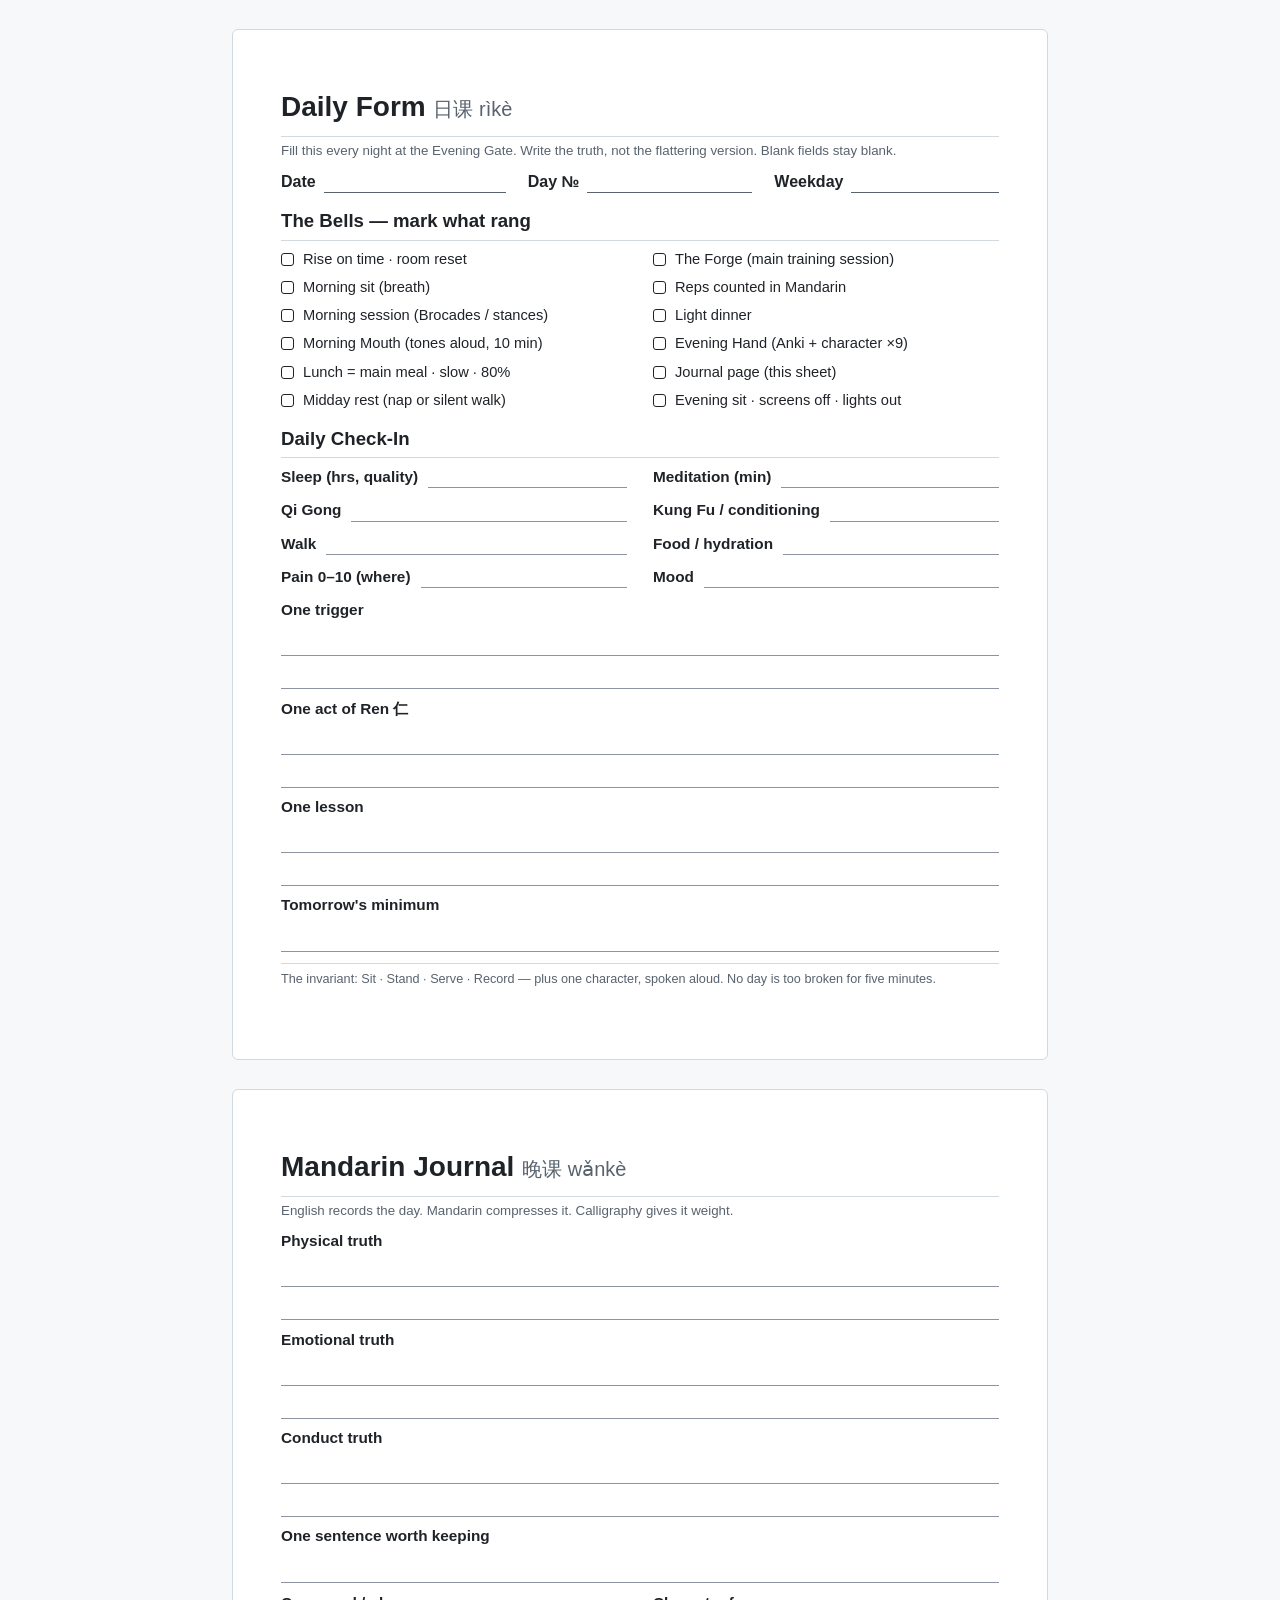
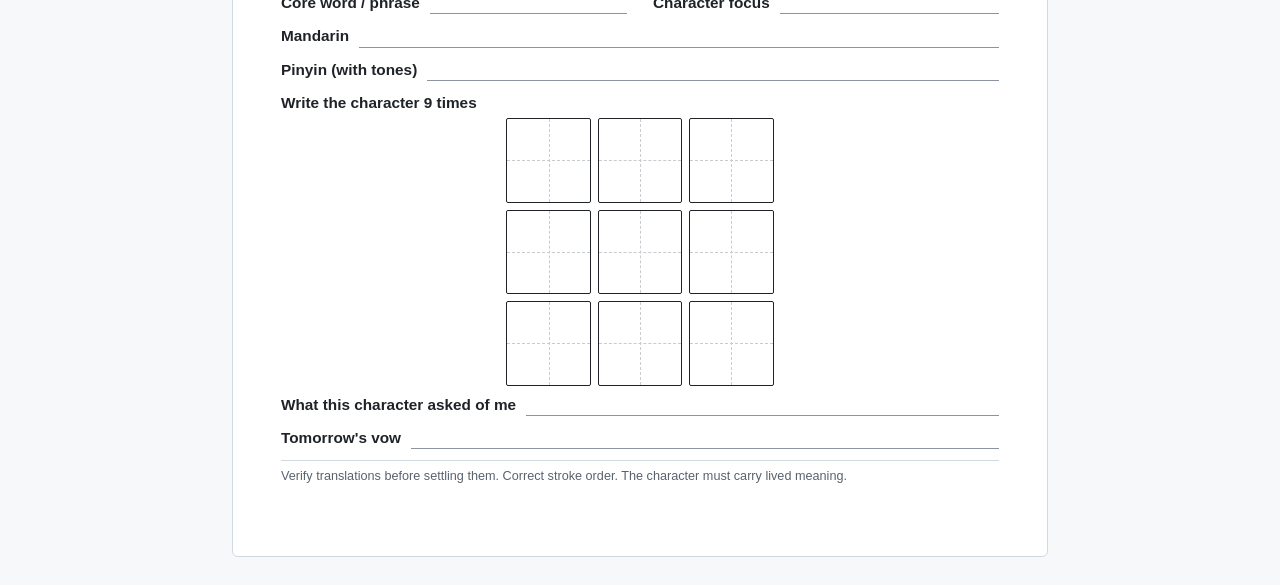
<file: Forms/print/daily_form.html>
<!DOCTYPE html>
<html lang="en">
<head>
<meta charset="UTF-8">
<title>Daily Form — 日课</title>
<style>
  @page { size: letter; margin: 0.5in; }
  * { box-sizing: border-box; }
  html, body { margin: 0; padding: 0; }
  body {
    font-family: -apple-system, BlinkMacSystemFont, "Segoe UI", "Noto Sans",
                 Helvetica, Arial, sans-serif, "Apple Color Emoji", "Segoe UI Emoji";
    color: #1f2328;
    background: #fff;
    font-size: 12pt;
    line-height: 1.45;
  }
  .page {
    max-width: 7.5in;
    margin: 0 auto;
    padding: 0.35in 0.25in;
  }
  @media print {
    .page { padding: 0; }
    .page + .page { page-break-before: always; }
  }
  @media screen {
    body { background: #f6f8fa; }
    .page {
      background: #fff;
      max-width: 8.5in;
      padding: 0.6in 0.5in;
      margin: 0.3in auto;
      border: 1px solid #d1d9e0;
      border-radius: 6px;
    }
  }
  h1 {
    font-size: 21pt; font-weight: 600; margin: 0 0 4px 0;
    padding-bottom: 8px; border-bottom: 1px solid #d1d9e0;
  }
  h1 .zh { font-weight: 400; color: #59636e; font-size: 15pt; }
  h2 {
    font-size: 14pt; font-weight: 600; margin: 14px 0 8px 0;
    padding-bottom: 5px; border-bottom: 1px solid #d1d9e0;
  }
  .subtitle { color: #59636e; font-size: 10pt; margin: 4px 0 10px 0; }

  /* header meta row: date / day / weekday */
  .meta { display: flex; gap: 22px; margin: 10px 0 2px 0; font-size: 12pt; }
  .meta .m { display: flex; align-items: flex-end; flex: 1; }
  .meta .m b { font-weight: 600; margin-right: 8px; white-space: nowrap; }
  .meta .m .blank { flex: 1; border-bottom: 1.2px solid #59636e; min-height: 1.35em; }

  /* single ruled field */
  .field { display: flex; align-items: flex-end; margin: 0 0 11px 0; }
  .field b { font-weight: 600; margin-right: 10px; white-space: nowrap; font-size: 11.5pt; }
  .field .blank { flex: 1; border-bottom: 1px solid #8c959f; min-height: 1.35em; }

  /* multi-line ruled area */
  .area { margin: 0 0 8px 0; }
  .area b { font-weight: 600; font-size: 11.5pt; display: block; margin-bottom: 2px; }
  .lines {
    height: 0.69in;
    background: repeating-linear-gradient(
      to bottom, transparent, transparent 0.335in, #8c959f 0.335in, #8c959f calc(0.335in + 1px)
    );
  }
  .lines.one { height: 0.36in; }

  /* bells checklist — two columns */
  .bells { display: grid; grid-template-columns: 1fr 1fr; column-gap: 26px; row-gap: 7px; }
  .bell { display: flex; align-items: center; font-size: 11pt; }
  .cb {
    display: inline-block; width: 13px; height: 13px; border: 1.4px solid #1f2328;
    border-radius: 3px; margin-right: 9px; flex: none;
  }

  /* character practice grid (tian-zi-ge style) */
  .grid {
    display: grid; grid-template-columns: repeat(3, 0.88in); gap: 7px;
    justify-content: center; margin: 4px 0 8px 0;
  }
  .cell {
    position: relative; border: 1.4px solid #1f2328; border-radius: 2px;
    width: 0.88in; height: 0.88in;
  }
  .cell::before, .cell::after { content: ""; position: absolute; }
  .cell::before { left: 0; right: 0; top: 50%; border-top: 1px dashed #c8ccd1; }
  .cell::after { top: 0; bottom: 0; left: 50%; border-left: 1px dashed #c8ccd1; }

  .foot { color: #59636e; font-size: 9.5pt; margin-top: 10px; border-top: 1px solid #d1d9e0; padding-top: 6px; }
  .twocol { display: grid; grid-template-columns: 1fr 1fr; column-gap: 26px; }
</style>
</head>
<body>

<!-- ============================== PAGE 1 ============================== -->
<div class="page">
  <h1>Daily Form <span class="zh">日课 rìkè</span></h1>
  <p class="subtitle">Fill this every night at the Evening Gate. Write the truth, not the flattering version. Blank fields stay blank.</p>

  <div class="meta">
    <div class="m"><b>Date</b><span class="blank"></span></div>
    <div class="m"><b>Day №</b><span class="blank"></span></div>
    <div class="m"><b>Weekday</b><span class="blank"></span></div>
  </div>

  <h2>The Bells — mark what rang</h2>
  <div class="bells">
    <div class="bell"><span class="cb"></span>Rise on time · room reset</div>
    <div class="bell"><span class="cb"></span>The Forge (main training session)</div>
    <div class="bell"><span class="cb"></span>Morning sit (breath)</div>
    <div class="bell"><span class="cb"></span>Reps counted in Mandarin</div>
    <div class="bell"><span class="cb"></span>Morning session (Brocades / stances)</div>
    <div class="bell"><span class="cb"></span>Light dinner</div>
    <div class="bell"><span class="cb"></span>Morning Mouth (tones aloud, 10 min)</div>
    <div class="bell"><span class="cb"></span>Evening Hand (Anki + character ×9)</div>
    <div class="bell"><span class="cb"></span>Lunch = main meal · slow · 80%</div>
    <div class="bell"><span class="cb"></span>Journal page (this sheet)</div>
    <div class="bell"><span class="cb"></span>Midday rest (nap or silent walk)</div>
    <div class="bell"><span class="cb"></span>Evening sit · screens off · lights out</div>
  </div>

  <h2>Daily Check-In</h2>
  <div class="twocol">
    <div class="field"><b>Sleep (hrs, quality)</b><span class="blank"></span></div>
    <div class="field"><b>Meditation (min)</b><span class="blank"></span></div>
    <div class="field"><b>Qi Gong</b><span class="blank"></span></div>
    <div class="field"><b>Kung Fu / conditioning</b><span class="blank"></span></div>
    <div class="field"><b>Walk</b><span class="blank"></span></div>
    <div class="field"><b>Food / hydration</b><span class="blank"></span></div>
    <div class="field"><b>Pain 0–10 (where)</b><span class="blank"></span></div>
    <div class="field"><b>Mood</b><span class="blank"></span></div>
  </div>

  <div class="area"><b>One trigger</b><div class="lines"></div></div>
  <div class="area"><b>One act of Ren 仁</b><div class="lines"></div></div>
  <div class="area"><b>One lesson</b><div class="lines"></div></div>
  <div class="area"><b>Tomorrow's minimum</b><div class="lines one"></div></div>

  <p class="foot">The invariant: Sit · Stand · Serve · Record — plus one character, spoken aloud. No day is too broken for five minutes.</p>
</div>

<!-- ============================== PAGE 2 ============================== -->
<div class="page">
  <h1>Mandarin Journal <span class="zh">晚课 wǎnkè</span></h1>
  <p class="subtitle">English records the day. Mandarin compresses it. Calligraphy gives it weight.</p>

  <div class="area"><b>Physical truth</b><div class="lines"></div></div>
  <div class="area"><b>Emotional truth</b><div class="lines"></div></div>
  <div class="area"><b>Conduct truth</b><div class="lines"></div></div>

  <div class="area"><b>One sentence worth keeping</b><div class="lines one"></div></div>

  <div class="twocol">
    <div class="field"><b>Core word / phrase</b><span class="blank"></span></div>
    <div class="field"><b>Character focus</b><span class="blank"></span></div>
  </div>
  <div class="field"><b>Mandarin</b><span class="blank"></span></div>
  <div class="field"><b>Pinyin (with tones)</b><span class="blank"></span></div>

  <div class="area" style="margin-bottom:2px"><b>Write the character 9 times</b></div>
  <div class="grid">
    <div class="cell"></div><div class="cell"></div><div class="cell"></div>
    <div class="cell"></div><div class="cell"></div><div class="cell"></div>
    <div class="cell"></div><div class="cell"></div><div class="cell"></div>
  </div>

  <div class="field"><b>What this character asked of me</b><span class="blank"></span></div>
  <div class="field"><b>Tomorrow's vow</b><span class="blank"></span></div>

  <p class="foot">Verify translations before settling them. Correct stroke order. The character must carry lived meaning.</p>
</div>

</body>
</html>
</file>
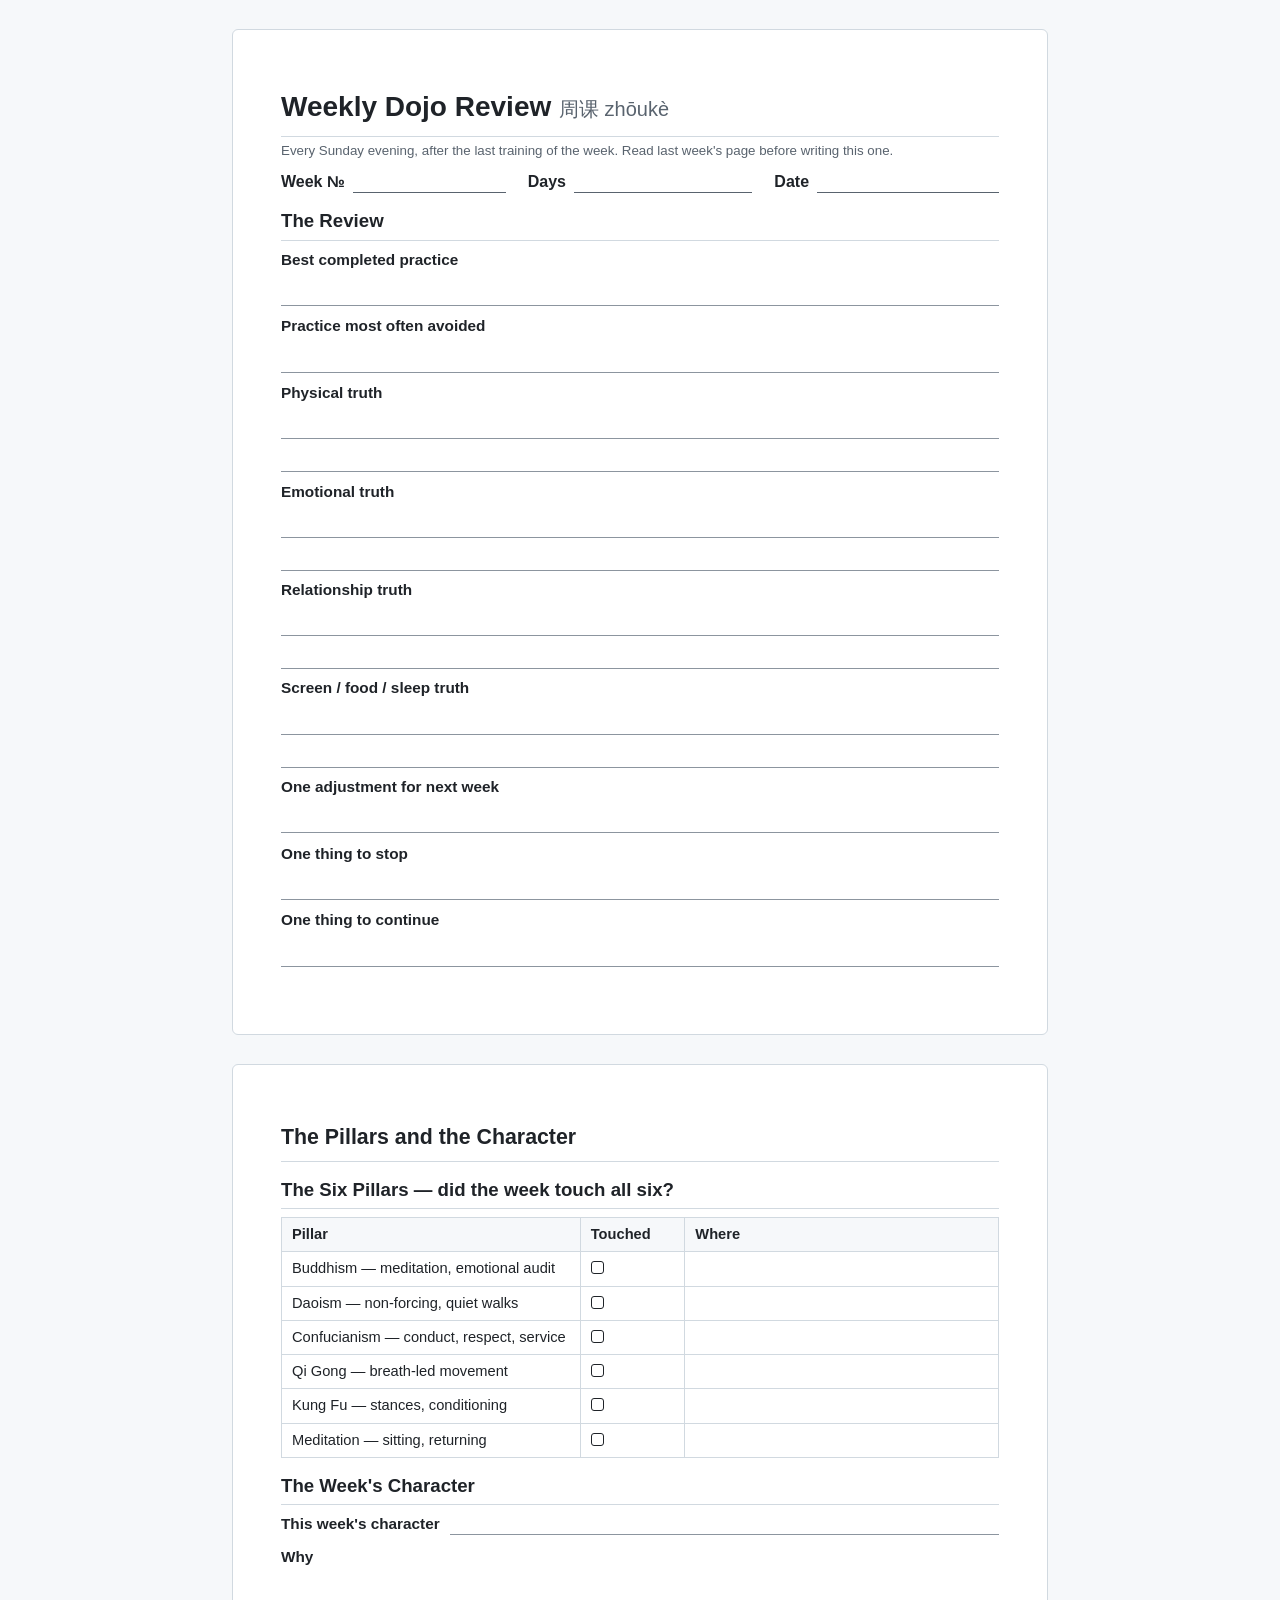
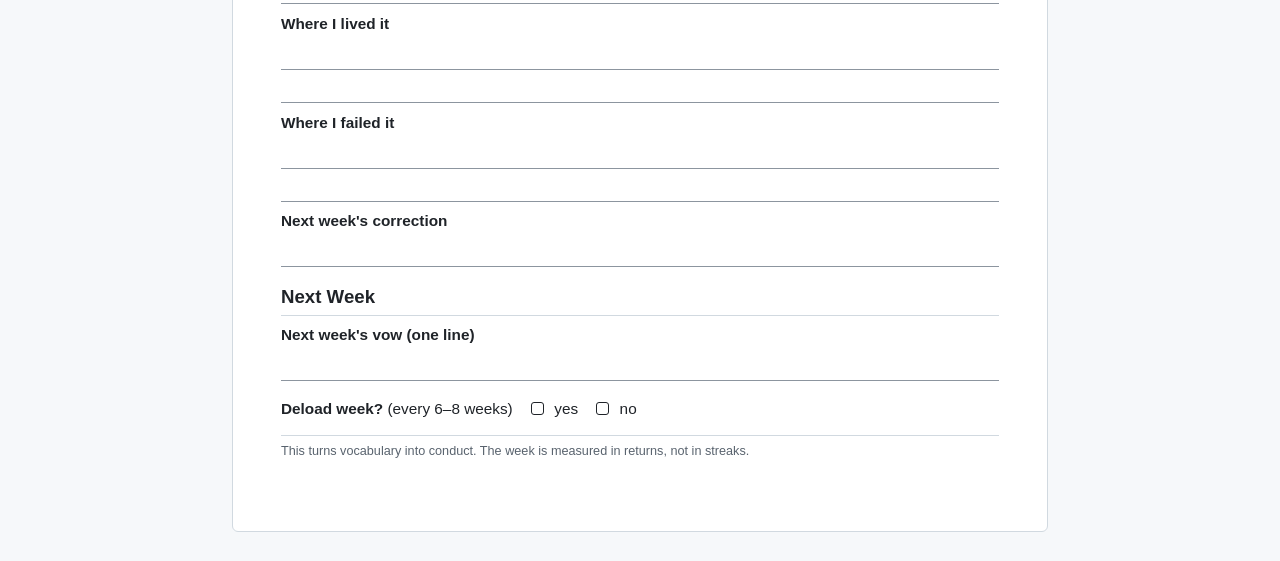
<file: Forms/print/weekly_review.html>
<!DOCTYPE html>
<html lang="en">
<head>
<meta charset="UTF-8">
<title>Weekly Dojo Review — 周课</title>
<style>
  @page { size: letter; margin: 0.5in; }
  * { box-sizing: border-box; }
  html, body { margin: 0; padding: 0; }
  body {
    font-family: -apple-system, BlinkMacSystemFont, "Segoe UI", "Noto Sans",
                 Helvetica, Arial, sans-serif, "Apple Color Emoji", "Segoe UI Emoji";
    color: #1f2328;
    background: #fff;
    font-size: 12pt;
    line-height: 1.45;
  }
  .page { max-width: 7.5in; margin: 0 auto; padding: 0.35in 0.25in; }
  @media print {
    .page { padding: 0; }
    .page + .page { page-break-before: always; }
  }
  @media screen {
    body { background: #f6f8fa; }
    .page {
      background: #fff; max-width: 8.5in; padding: 0.6in 0.5in;
      margin: 0.3in auto; border: 1px solid #d1d9e0; border-radius: 6px;
    }
  }
  h1 {
    font-size: 21pt; font-weight: 600; margin: 0 0 4px 0;
    padding-bottom: 8px; border-bottom: 1px solid #d1d9e0;
  }
  h1 .zh { font-weight: 400; color: #59636e; font-size: 15pt; }
  h2 {
    font-size: 14pt; font-weight: 600; margin: 14px 0 8px 0;
    padding-bottom: 5px; border-bottom: 1px solid #d1d9e0;
  }
  .subtitle { color: #59636e; font-size: 10pt; margin: 4px 0 10px 0; }

  .meta { display: flex; gap: 22px; margin: 10px 0 2px 0; font-size: 12pt; }
  .meta .m { display: flex; align-items: flex-end; flex: 1; }
  .meta .m b { font-weight: 600; margin-right: 8px; white-space: nowrap; }
  .meta .m .blank { flex: 1; border-bottom: 1.2px solid #59636e; min-height: 1.35em; }
  .meta .m .fill { flex: 1; border-bottom: 1.2px solid #59636e; min-height: 1.35em; font-weight: 600; }

  .field { display: flex; align-items: flex-end; margin: 0 0 11px 0; }
  .field b { font-weight: 600; margin-right: 10px; white-space: nowrap; font-size: 11.5pt; }
  .field .blank { flex: 1; border-bottom: 1px solid #8c959f; min-height: 1.35em; }

  .area { margin: 0 0 8px 0; }
  .area b { font-weight: 600; font-size: 11.5pt; display: block; margin-bottom: 2px; }
  .lines {
    height: 0.69in;
    background: repeating-linear-gradient(
      to bottom, transparent, transparent 0.335in, #8c959f 0.335in, #8c959f calc(0.335in + 1px)
    );
  }
  .lines.one { height: 0.36in; }

  table { border-collapse: collapse; width: 100%; margin: 6px 0 12px 0; font-size: 11pt; }
  th, td { border: 1px solid #d1d9e0; padding: 6px 10px; text-align: left; }
  th { background: #f6f8fa; font-weight: 600; }
  td.where { width: 42%; }
  .cb {
    display: inline-block; width: 13px; height: 13px; border: 1.4px solid #1f2328;
    border-radius: 3px; vertical-align: -1px;
  }
  .choice { font-size: 11.5pt; }
  .choice .cb { margin: 0 6px 0 14px; }

  .foot { color: #59636e; font-size: 9.5pt; margin-top: 10px; border-top: 1px solid #d1d9e0; padding-top: 6px; }
</style>
</head>
<body>

<div class="page">
  <h1>Weekly Dojo Review <span class="zh">周课 zhōukè</span></h1>
  <p class="subtitle">Every Sunday evening, after the last training of the week. Read last week's page before writing this one.</p>

  <div class="meta">
    <div class="m"><b>Week №</b><span class="blank"></span></div>
    <div class="m"><b>Days</b><span class="blank"></span></div>
    <div class="m"><b>Date</b><span class="blank"></span></div>
  </div>

  <h2>The Review</h2>
  <div class="area"><b>Best completed practice</b><div class="lines one"></div></div>
  <div class="area"><b>Practice most often avoided</b><div class="lines one"></div></div>
  <div class="area"><b>Physical truth</b><div class="lines"></div></div>
  <div class="area"><b>Emotional truth</b><div class="lines"></div></div>
  <div class="area"><b>Relationship truth</b><div class="lines"></div></div>
  <div class="area"><b>Screen / food / sleep truth</b><div class="lines"></div></div>
  <div class="area"><b>One adjustment for next week</b><div class="lines one"></div></div>
  <div class="area"><b>One thing to stop</b><div class="lines one"></div></div>
  <div class="area"><b>One thing to continue</b><div class="lines one"></div></div>
</div>

<div class="page">
  <h1 style="font-size:16pt">The Pillars and the Character</h1>

  <h2>The Six Pillars — did the week touch all six?</h2>
  <table>
    <tr><th style="width:40%">Pillar</th><th style="width:14%">Touched</th><th>Where</th></tr>
    <tr><td>Buddhism — meditation, emotional audit</td><td><span class="cb"></span></td><td class="where"></td></tr>
    <tr><td>Daoism — non-forcing, quiet walks</td><td><span class="cb"></span></td><td class="where"></td></tr>
    <tr><td>Confucianism — conduct, respect, service</td><td><span class="cb"></span></td><td class="where"></td></tr>
    <tr><td>Qi Gong — breath-led movement</td><td><span class="cb"></span></td><td class="where"></td></tr>
    <tr><td>Kung Fu — stances, conditioning</td><td><span class="cb"></span></td><td class="where"></td></tr>
    <tr><td>Meditation — sitting, returning</td><td><span class="cb"></span></td><td class="where"></td></tr>
  </table>

  <h2>The Week's Character</h2>
  <div class="field"><b>This week's character</b><span class="blank"></span></div>
  <div class="area"><b>Why</b><div class="lines one"></div></div>
  <div class="area"><b>Where I lived it</b><div class="lines"></div></div>
  <div class="area"><b>Where I failed it</b><div class="lines"></div></div>
  <div class="area"><b>Next week's correction</b><div class="lines one"></div></div>

  <h2>Next Week</h2>
  <div class="area"><b>Next week's vow (one line)</b><div class="lines one"></div></div>
  <p class="choice"><b>Deload week?</b> (every 6–8 weeks)
    <span class="cb"></span> yes <span class="cb"></span> no</p>

  <p class="foot">This turns vocabulary into conduct. The week is measured in returns, not in streaks.</p>
</div>

</body>
</html>
</file>
